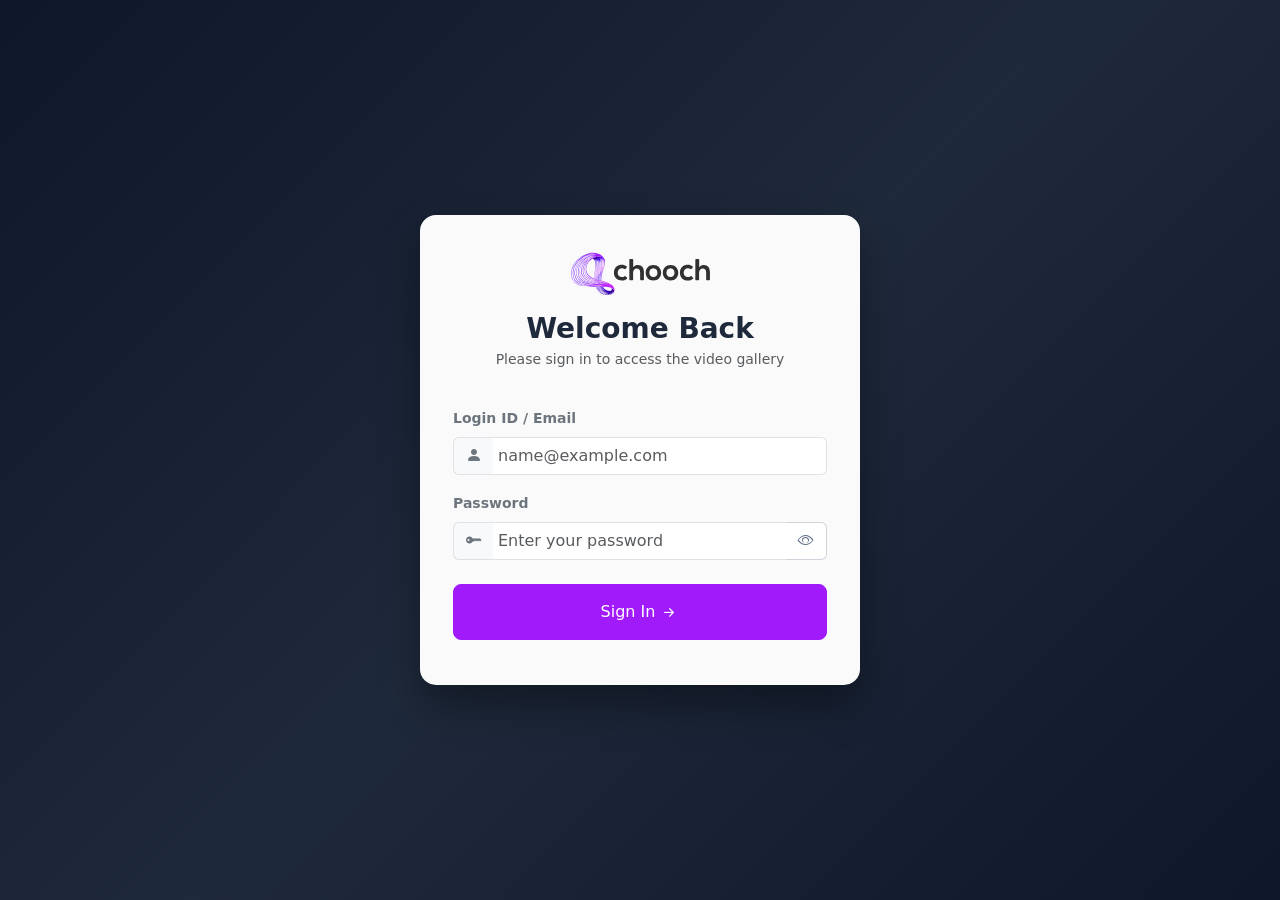
<file: index.html>
<!DOCTYPE html>
<html lang="en">
<head>
  <meta charset="UTF-8">
  <meta name="viewport" content="width=device-width, initial-scale=1.0">
  <title>Login | Secure Video Portal</title>
  <!-- Bootstrap 5 CSS -->
  <link href="https://cdn.jsdelivr.net/npm/bootstrap@5.3.3/dist/css/bootstrap.min.css" rel="stylesheet" integrity="sha384-QWTKZyjpPEjISv5WaRU9OFeRpok6YctnYmDr5pNlyT2bRjXh0JMhjY6hW+ALEwIH" crossorigin="anonymous">
  <!-- Bootstrap Icons -->
  <link href="https://cdn.jsdelivr.net/npm/bootstrap-icons@1.11.3/font/bootstrap-icons.min.css" rel="stylesheet">
  <!-- Custom CSS -->
  <link rel="stylesheet" href="css/style.css">
  <script>
    // If user is already authenticated in this session, redirect directly to video page
    if (sessionStorage.getItem('isLoggedIn') === 'true') {
      window.location.replace('video.html');
    }
  </script>
</head>
<body class="login-body">

  <div class="login-card" id="loginCard">
    <div class="login-header">
      <div class="text-center mb-3">
        <img src="img/chooch-logo.svg" alt="Chooch Logo" style="max-height: 44px; max-width: 190px; object-fit: contain;">
      </div>
      <h3 class="fw-bold mb-1">Welcome Back</h3>
      <p class="text-muted small">Please sign in to access the video gallery</p>
    </div>

    <div class="login-body-content">
      <!-- Error Message Alert -->
      <div id="errorAlert" class="alert alert-danger d-none align-items-center py-2 px-3 small" role="alert">
        <i class="bi bi-exclamation-triangle-fill me-2 fs-6"></i>
        <div id="errorMessage">Invalid Login ID or Password.</div>
      </div>

      <!-- Success Message Alert -->
      <div id="successAlert" class="alert alert-success d-none align-items-center py-2 px-3 small" role="alert">
        <i class="bi bi-check-circle-fill me-2 fs-6"></i>
        <div>Login successful! Redirecting...</div>
      </div>

      <form id="loginForm" novalidate>
        <!-- Login ID -->
        <div class="mb-3">
          <label for="loginId" class="form-label small fw-semibold text-secondary">Login ID / Email</label>
          <div class="input-group">
            <span class="input-group-text bg-light text-secondary border-end-0">
              <i class="bi bi-person-fill"></i>
            </span>
            <input 
              type="text" 
              class="form-control border-start-0" 
              style="padding-left: 5px;"
              id="loginId" 
              placeholder="name@example.com" 
              autocomplete="username" 
              required
            >
          </div>
        </div>

        <!-- Password -->
        <div class="mb-4">
          <label for="password" class="form-label small fw-semibold text-secondary">Password</label>
          <div class="input-group">
            <span class="input-group-text bg-light text-secondary border-end-0">
              <i class="bi bi-key-fill"></i>
            </span>
            <input 
              type="password" 
              class="form-control border-start-0 border-end-0" 
              style="padding-left: 5px;"
              id="password" 
              placeholder="Enter your password" 
              autocomplete="current-password" 
              required
            >
            <button class="btn password-toggle-btn" type="button" id="togglePasswordBtn" title="Toggle password visibility">
              <i class="bi bi-eye" id="togglePasswordIcon"></i>
            </button>
          </div>
        </div>

        <!-- Submit Button -->
        <button type="submit" class="btn btn-primary w-100 mb-2 d-flex align-items-center justify-content-center" id="submitBtn">
          <span>Sign In</span>
          <i class="bi bi-arrow-right-short ms-1 fs-5"></i>
        </button>
      </form>
    </div>
  </div>

  <!-- Bootstrap JS Bundle -->
  <script src="https://cdn.jsdelivr.net/npm/bootstrap@5.3.3/dist/js/bootstrap.bundle.min.js" integrity="sha384-YvpcrYf0tY3lHB60NNkmXc5s9fDVZLESaAA55NDzOxhy9GkcIdslK1eN7N6jIeHz" crossorigin="anonymous"></script>

  <!-- Login Logic Script -->
  <script>
    const VALID_ID = "admin@chooch.com";
    const VALID_PASS = "!ChoochTemp";

    const loginForm = document.getElementById('loginForm');
    const loginIdInput = document.getElementById('loginId');
    const passwordInput = document.getElementById('password');
    const errorAlert = document.getElementById('errorAlert');
    const errorMessage = document.getElementById('errorMessage');
    const successAlert = document.getElementById('successAlert');
    const loginCard = document.getElementById('loginCard');
    const submitBtn = document.getElementById('submitBtn');
    const togglePasswordBtn = document.getElementById('togglePasswordBtn');
    const togglePasswordIcon = document.getElementById('togglePasswordIcon');

    // Password visibility toggle
    togglePasswordBtn.addEventListener('click', () => {
      const isPassword = passwordInput.getAttribute('type') === 'password';
      passwordInput.setAttribute('type', isPassword ? 'text' : 'password');
      togglePasswordIcon.classList.toggle('bi-eye', !isPassword);
      togglePasswordIcon.classList.toggle('bi-eye-slash', isPassword);
    });

    // Form submission
    loginForm.addEventListener('submit', (e) => {
      e.preventDefault();

      const enteredId = loginIdInput.value.trim();
      const enteredPassword = passwordInput.value;

      errorAlert.classList.add('d-none');
      loginCard.classList.remove('shake-animation');

      if (!enteredId || !enteredPassword) {
        showError("Please enter both Login ID and Password.");
        return;
      }

      if (enteredId === VALID_ID && enteredPassword === VALID_PASS) {
        // Successful login
        sessionStorage.setItem('isLoggedIn', 'true');
        sessionStorage.setItem('userEmail', enteredId);

        errorAlert.classList.add('d-none');
        successAlert.classList.remove('d-none');
        submitBtn.disabled = true;
        submitBtn.innerHTML = `
          <span class="spinner-border spinner-border-sm me-2" role="status" aria-hidden="true"></span>
          Redirecting...
        `;

        setTimeout(() => {
          window.location.href = 'video.html';
        }, 800);
      } else {
        showError("Invalid Login ID or Password. Please try again.");
      }
    });

    function showError(msg) {
      errorMessage.textContent = msg;
      errorAlert.classList.remove('d-none');
      loginCard.classList.add('shake-animation');
      setTimeout(() => {
        loginCard.classList.remove('shake-animation');
      }, 500);
    }
  </script>
</body>
</html>
</file>
<file: css/style.css>
:root {
  --primary-color: #a11afa;
  --primary-hover: #8812d6;
  --bg-gradient: linear-gradient(135deg, #0f172a 0%, #1e293b 50%, #0f172a 100%);
  --card-bg: rgba(255, 255, 255, 0.98);
}

body {
  font-family: system-ui, -apple-system, "Segoe UI", Roboto, "Helvetica Neue", Arial, sans-serif;
  min-height: 100vh;
  background: #f8fafc;
  color: #1e293b;
}

/* Login Page Specific Styling */
.login-body {
  background: var(--bg-gradient);
  display: flex;
  align-items: center;
  justify-content: center;
  min-height: 100vh;
  padding: 1.5rem;
}

.login-card {
  width: 100%;
  max-width: 440px;
  background: var(--card-bg);
  border-radius: 1rem;
  box-shadow: 0 20px 40px rgba(0, 0, 0, 0.35);
  border: 1px solid rgba(255, 255, 255, 0.15);
  overflow: hidden;
  backdrop-filter: blur(10px);
}

.login-header {
  padding: 2.25rem 2rem 1.25rem 2rem;
  text-align: center;
}

.brand-icon-wrapper {
  width: 64px;
  height: 64px;
  margin: 0 auto 1.25rem auto;
  border-radius: 50%;
  background: linear-gradient(135deg, #e0e7ff 0%, #dbeafe 100%);
  display: flex;
  align-items: center;
  justify-content: center;
  color: var(--primary-color);
  font-size: 1.75rem;
  box-shadow: 0 4px 12px rgba(13, 110, 253, 0.15);
}

.login-body-content {
  padding: 0 2rem 2.25rem 2rem;
}

/* Custom 5px padding-left for input group form-control as requested */
.input-group > .form-control {
  padding-left: 5px !important;
}

.form-control:focus {
  border-color: var(--primary-color) !important;
  box-shadow: 0 0 0 0.25rem rgba(161, 26, 250, 0.25) !important;
}

.form-floating > .form-control:focus ~ label {
  color: var(--primary-color);
}

.password-toggle-btn {
  border: 1px solid #ced4da;
  border-left: none;
  background-color: #fff;
  cursor: pointer;
  color: #64748b;
}

.password-toggle-btn:hover {
  color: #1e293b;
  background-color: #f8fafc;
}

/* Video Page Styling */
.video-page-body {
  background-color: #0b0f19;
  color: #e2e8f0;
  display: flex;
  flex-direction: column;
  min-height: 100vh;
}

.custom-navbar {
  background-color: #111827;
  border-bottom: 1px solid rgba(255, 255, 255, 0.08);
}

.video-container-wrapper {
  flex: 1;
  width: 100%;
  padding: 1.5rem 1rem;
}

/* Full width responsive video as requested */
.responsive-full-video {
  width: 100%;
  height: auto;
  display: block;
  border-radius: 0.75rem;
  box-shadow: 0 10px 30px rgba(0, 0, 0, 0.7);
  background-color: #000;
  outline: none;
}

.video-info-card {
  background: #1e293b;
  border: 1px solid rgba(255, 255, 255, 0.08);
  border-radius: 0.75rem;
  padding: 1.25rem 1.5rem;
  margin-top: 1.25rem;
}

/* Button & Alert animations */
.btn-primary {
  background-color: var(--primary-color) !important;
  border-color: var(--primary-color) !important;
  color: #ffffff !important;
  padding: 0.75rem 1.25rem;
  font-weight: 500;
  border-radius: 0.5rem;
  transition: all 0.2s ease-in-out;
}

.btn-primary:hover,
.btn-primary:focus,
.btn-primary:active {
  background-color: var(--primary-hover) !important;
  border-color: var(--primary-hover) !important;
  color: #ffffff !important;
  transform: translateY(-1px);
  box-shadow: 0 4px 14px rgba(161, 26, 250, 0.4);
}

.shake-animation {
  animation: shake 0.4s ease-in-out;
}

@keyframes shake {
  0%, 100% { transform: translateX(0); }
  20%, 60% { transform: translateX(-8px); }
  40%, 80% { transform: translateX(8px); }
}
</file>
